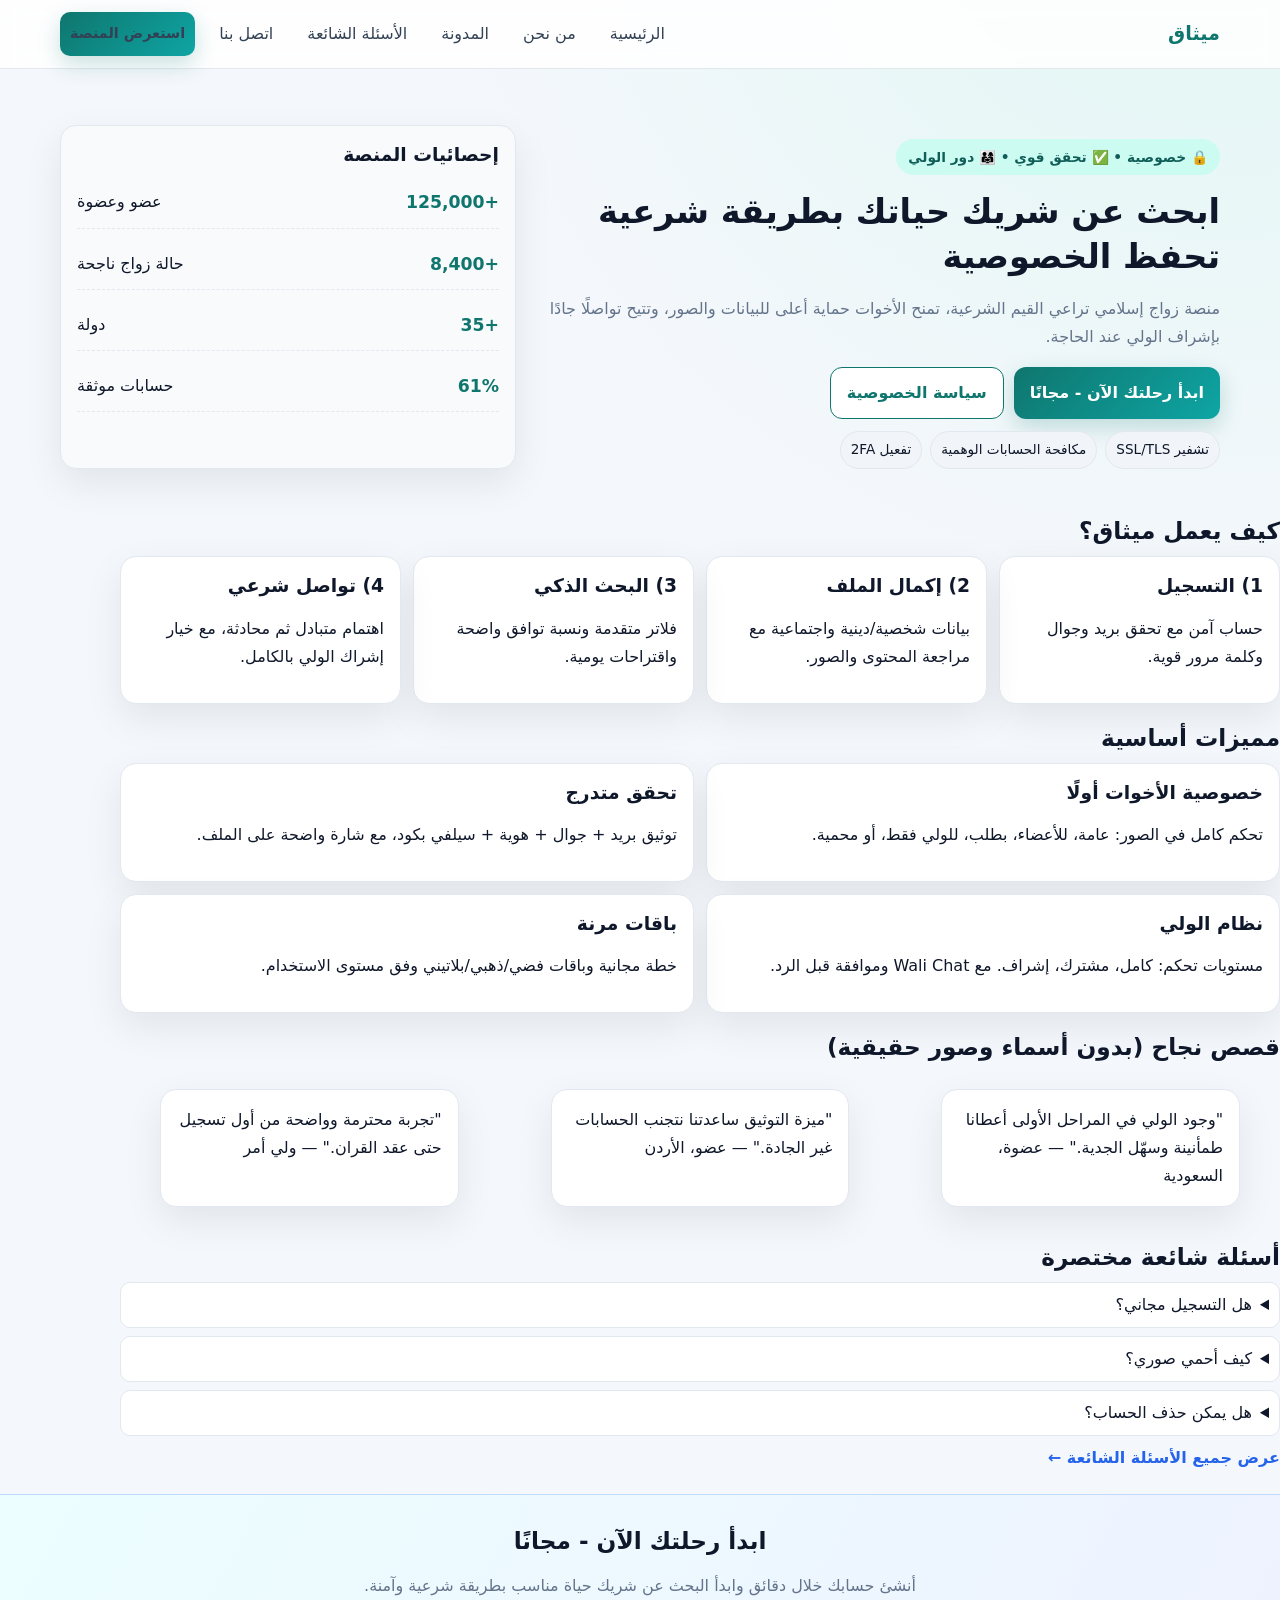
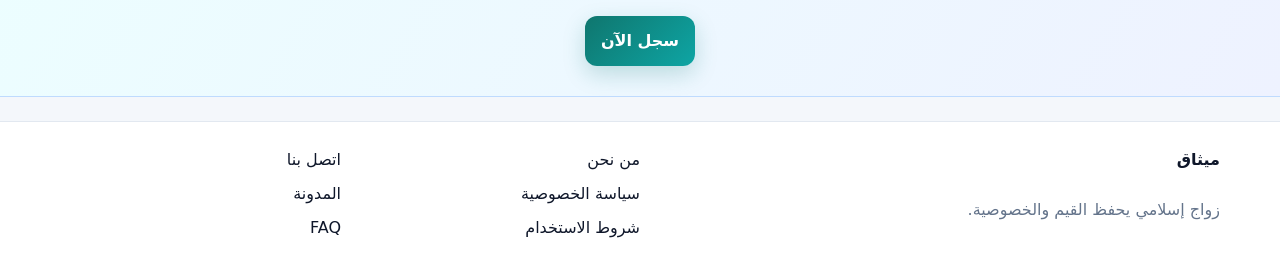
<file: index.html>
<!doctype html>
<html lang="ar" dir="rtl">
<head>
  <meta charset="UTF-8" />
  <meta name="viewport" content="width=device-width, initial-scale=1.0" />
  <title>ميثاق | زواج إسلامي شرعي وآمن</title>
  <link rel="stylesheet" href="styles.css" />
</head>
<body>
<header class="site-header">
  <div class="container nav">
    <a class="logo" href="index.html">ميثاق</a>
    <nav>
      <a href="index.html">الرئيسية</a>
      <a href="about.html">من نحن</a>
      <a href="blog.html">المدونة</a>
      <a href="faq.html">الأسئلة الشائعة</a>
      <a href="contact.html">اتصل بنا</a>
      <a href="app.html" class="btn btn-small">استعرض المنصة</a>
    </nav>
  </div>
</header>

<main>
  <section class="hero">
    <div class="container grid-2">
      <div>
        <p class="badge">🔒 خصوصية • ✅ تحقق قوي • 👨‍👩‍👧 دور الولي</p>
        <h1>ابحث عن شريك حياتك بطريقة شرعية تحفظ الخصوصية</h1>
        <p class="muted">منصة زواج إسلامي تراعي القيم الشرعية، تمنح الأخوات حماية أعلى للبيانات والصور، وتتيح تواصلًا جادًا بإشراف الولي عند الحاجة.</p>
        <div class="actions">
          <a class="btn" href="app.html#registration">ابدأ رحلتك الآن - مجانًا</a>
          <a class="btn btn-outline" href="privacy.html">سياسة الخصوصية</a>
        </div>
        <div class="pill-row" style="margin-top:12px">
          <span class="pill">تشفير SSL/TLS</span>
          <span class="pill">مكافحة الحسابات الوهمية</span>
          <span class="pill">تفعيل 2FA</span>
        </div>
      </div>

      <div class="card soft">
        <h3>إحصائيات المنصة</h3>
        <ul class="stats">
          <li><strong>+125,000</strong><span>عضو وعضوة</span></li>
          <li><strong>+8,400</strong><span>حالة زواج ناجحة</span></li>
          <li><strong>+35</strong><span>دولة</span></li>
          <li><strong>61%</strong><span>حسابات موثقة</span></li>
        </ul>
      </div>
    </div>
  </section>

  <section class="container section">
    <h2>كيف يعمل ميثاق؟</h2>
    <div class="steps">
      <article class="card"><h3>1) التسجيل</h3><p>حساب آمن مع تحقق بريد وجوال وكلمة مرور قوية.</p></article>
      <article class="card"><h3>2) إكمال الملف</h3><p>بيانات شخصية/دينية واجتماعية مع مراجعة المحتوى والصور.</p></article>
      <article class="card"><h3>3) البحث الذكي</h3><p>فلاتر متقدمة ونسبة توافق واضحة واقتراحات يومية.</p></article>
      <article class="card"><h3>4) تواصل شرعي</h3><p>اهتمام متبادل ثم محادثة، مع خيار إشراك الولي بالكامل.</p></article>
    </div>
  </section>

  <section class="container section">
    <h2>مميزات أساسية</h2>
    <div class="features cols-2">
      <article class="card"><h3>خصوصية الأخوات أولًا</h3><p>تحكم كامل في الصور: عامة، للأعضاء، بطلب، للولي فقط، أو محمية.</p></article>
      <article class="card"><h3>تحقق متدرج</h3><p>توثيق بريد + جوال + هوية + سيلفي بكود، مع شارة واضحة على الملف.</p></article>
      <article class="card"><h3>نظام الولي</h3><p>مستويات تحكم: كامل، مشترك، إشراف. مع Wali Chat وموافقة قبل الرد.</p></article>
      <article class="card"><h3>باقات مرنة</h3><p>خطة مجانية وباقات فضي/ذهبي/بلاتيني وفق مستوى الاستخدام.</p></article>
    </div>
  </section>

  <section class="container section">
    <h2>قصص نجاح (بدون أسماء وصور حقيقية)</h2>
    <div class="testimonials cols-3">
      <blockquote class="card">"وجود الولي في المراحل الأولى أعطانا طمأنينة وسهّل الجدية." <span>— عضوة، السعودية</span></blockquote>
      <blockquote class="card">"ميزة التوثيق ساعدتنا نتجنب الحسابات غير الجادة." <span>— عضو، الأردن</span></blockquote>
      <blockquote class="card">"تجربة محترمة وواضحة من أول تسجيل حتى عقد القران." <span>— ولي أمر</span></blockquote>
    </div>
  </section>

  <section class="container section faq-home">
    <h2>أسئلة شائعة مختصرة</h2>
    <details><summary>هل التسجيل مجاني؟</summary><p>نعم، التسجيل مجاني مع مزايا أساسية، ويمكن الترقية لاحقًا.</p></details>
    <details><summary>كيف أحمي صوري؟</summary><p>عبر إعدادات الخصوصية يمكنك تحديد من يرى الصور وبأي شرط.</p></details>
    <details><summary>هل يمكن حذف الحساب؟</summary><p>نعم، مع دعم حقوق الوصول والتعديل والحذف وفق سياسات الخصوصية.</p></details>
    <a href="faq.html" class="link">عرض جميع الأسئلة الشائعة ←</a>
  </section>

  <section class="cta">
    <div class="container center">
      <h2>ابدأ رحلتك الآن - مجانًا</h2>
      <p class="muted">أنشئ حسابك خلال دقائق وابدأ البحث عن شريك حياة مناسب بطريقة شرعية وآمنة.</p>
      <a class="btn" href="app.html#registration">سجل الآن</a>
    </div>
  </section>
</main>

<footer class="site-footer">
  <div class="container footer-grid">
    <div><strong>ميثاق</strong><p class="muted">زواج إسلامي يحفظ القيم والخصوصية.</p></div>
    <div>
      <a href="about.html">من نحن</a>
      <a href="privacy.html">سياسة الخصوصية</a>
      <a href="terms.html">شروط الاستخدام</a>
    </div>
    <div>
      <a href="contact.html">اتصل بنا</a>
      <a href="blog.html">المدونة</a>
      <a href="faq.html">FAQ</a>
    </div>
  </div>
</footer>
</body>
</html>
</file>
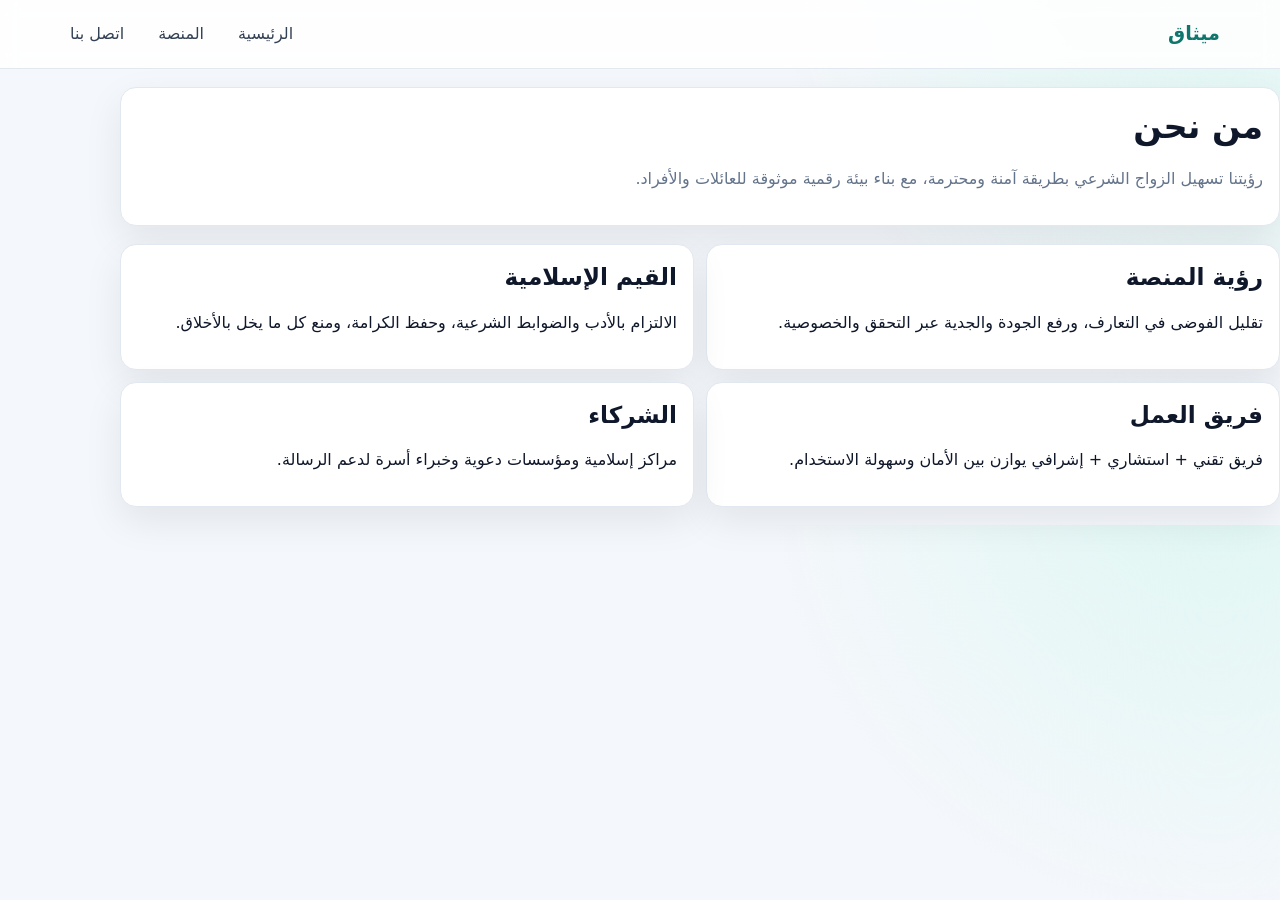
<file: about.html>
<!doctype html>
<html lang="ar" dir="rtl">
<head><meta charset="UTF-8"><meta name="viewport" content="width=device-width, initial-scale=1"><title>من نحن | ميثاق</title><link rel="stylesheet" href="styles.css"></head>
<body>
<header class="site-header"><div class="container nav"><a class="logo" href="index.html">ميثاق</a><nav><a href="index.html">الرئيسية</a><a href="app.html">المنصة</a><a href="contact.html">اتصل بنا</a></nav></div></header>
<main class="container section">
  <section class="card"><h1>من نحن</h1><p class="muted">رؤيتنا تسهيل الزواج الشرعي بطريقة آمنة ومحترمة، مع بناء بيئة رقمية موثوقة للعائلات والأفراد.</p></section>
  <section class="steps cols-2 section">
    <article class="card"><h2>رؤية المنصة</h2><p>تقليل الفوضى في التعارف، ورفع الجودة والجدية عبر التحقق والخصوصية.</p></article>
    <article class="card"><h2>القيم الإسلامية</h2><p>الالتزام بالأدب والضوابط الشرعية، وحفظ الكرامة، ومنع كل ما يخل بالأخلاق.</p></article>
    <article class="card"><h2>فريق العمل</h2><p>فريق تقني + استشاري + إشرافي يوازن بين الأمان وسهولة الاستخدام.</p></article>
    <article class="card"><h2>الشركاء</h2><p>مراكز إسلامية ومؤسسات دعوية وخبراء أسرة لدعم الرسالة.</p></article>
  </section>
</main>
</body>
</html>
</file>
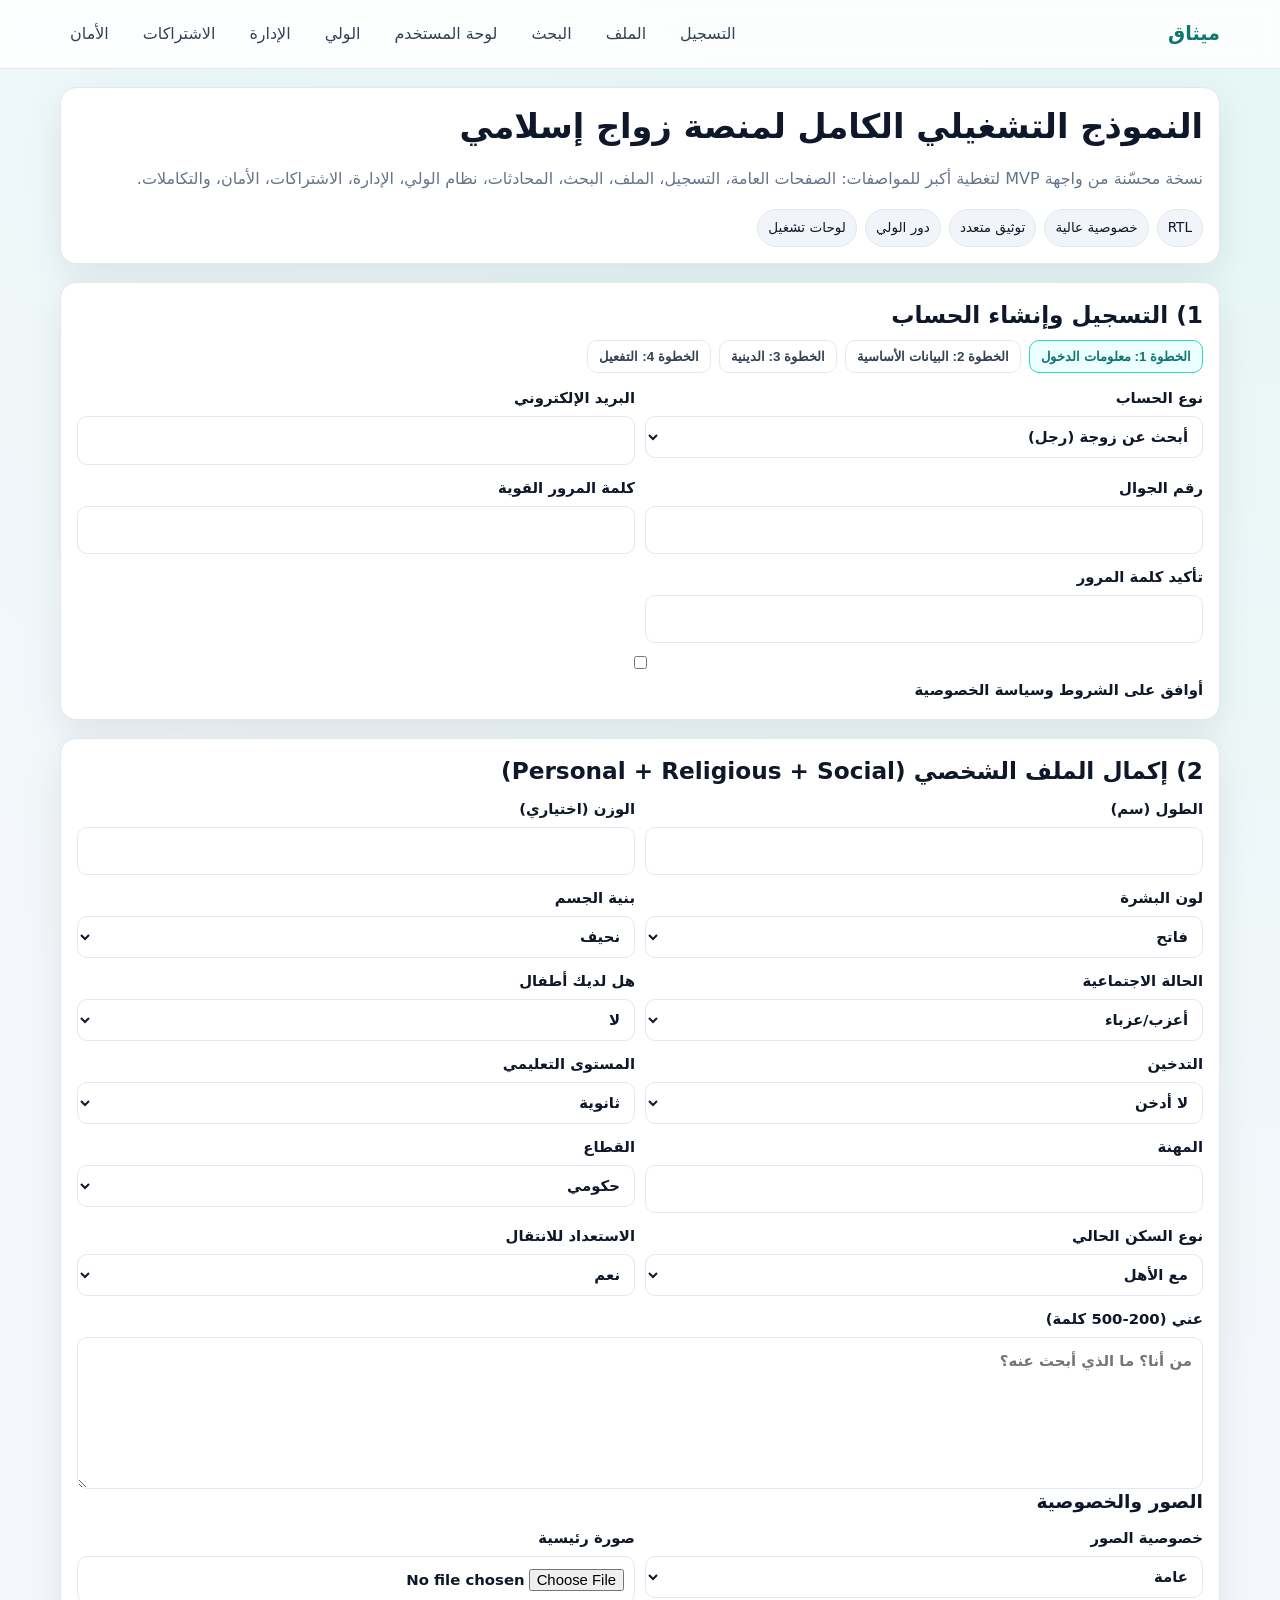
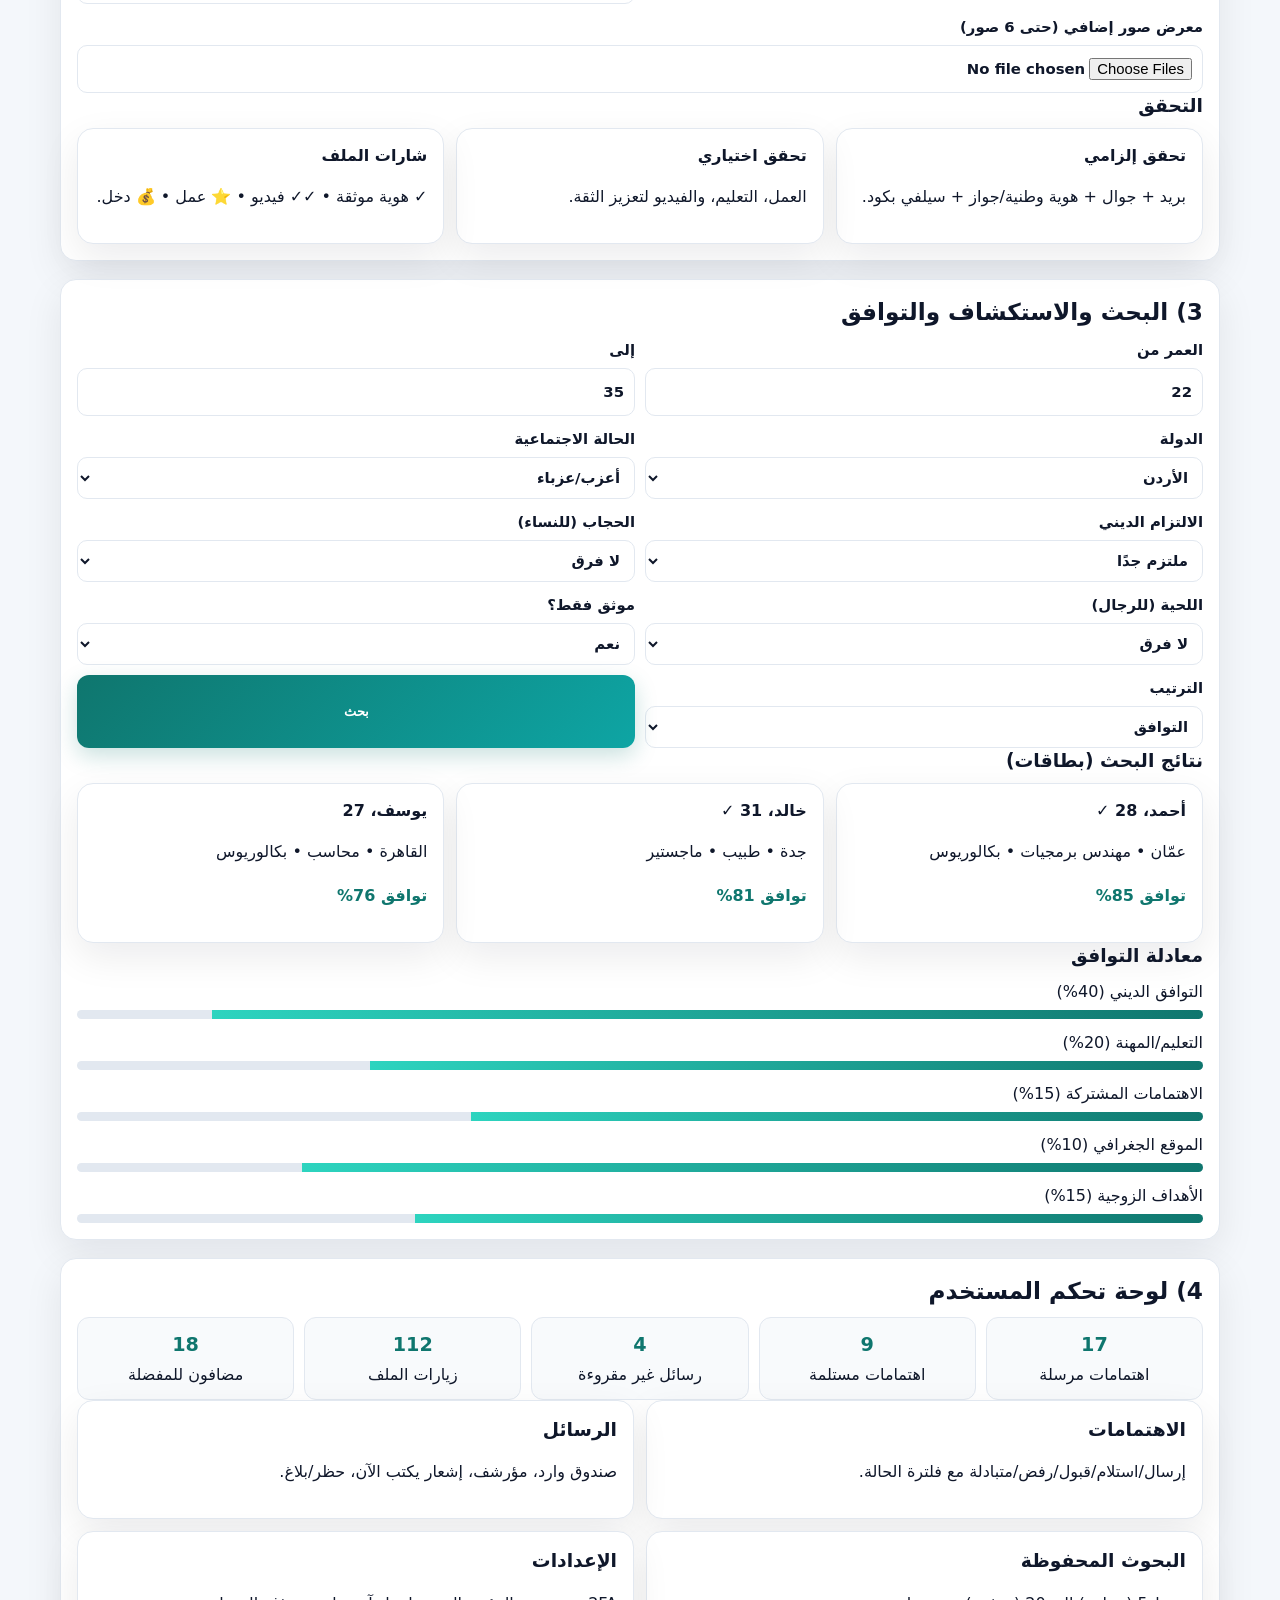
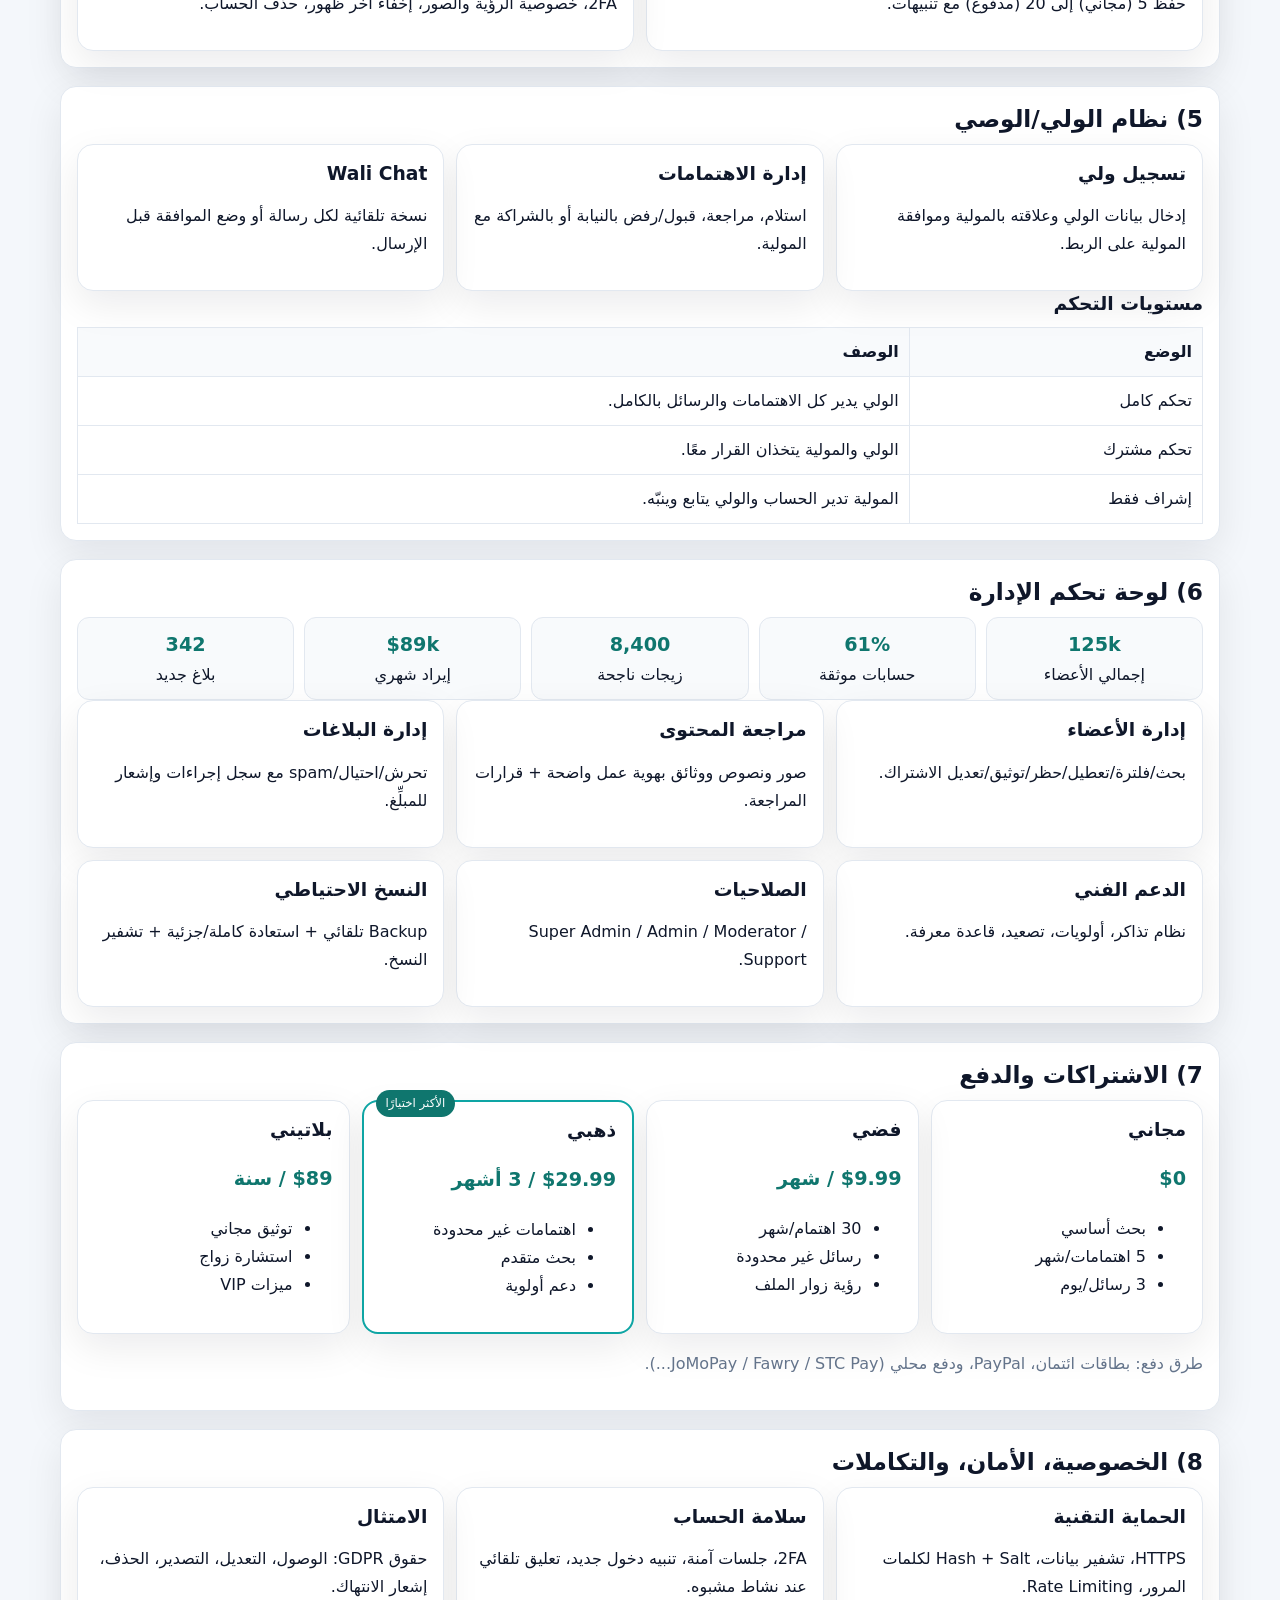
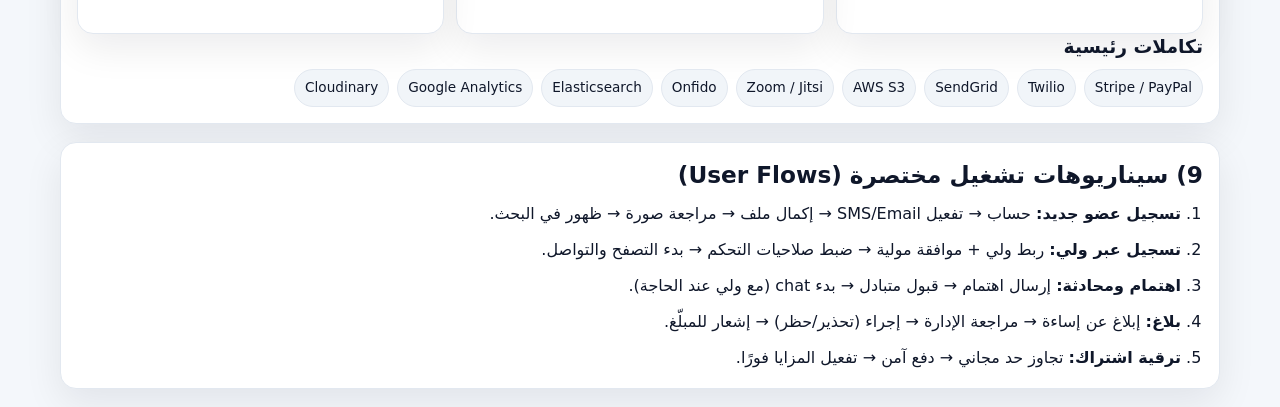
<file: app.html>
<!doctype html>
<html lang="ar" dir="rtl">
<head>
  <meta charset="UTF-8">
  <meta name="viewport" content="width=device-width, initial-scale=1">
  <title>منصة ميثاق - نموذج تشغيلي متكامل</title>
  <link rel="stylesheet" href="styles.css">
</head>
<body>
<header class="site-header">
  <div class="container nav">
    <a class="logo" href="index.html">ميثاق</a>
    <nav>
      <a href="#registration">التسجيل</a>
      <a href="#profile">الملف</a>
      <a href="#search">البحث</a>
      <a href="#dashboard">لوحة المستخدم</a>
      <a href="#guardian">الولي</a>
      <a href="#admin">الإدارة</a>
      <a href="#subscriptions">الاشتراكات</a>
      <a href="#security">الأمان</a>
    </nav>
  </div>
</header>

<main class="container">
  <section class="section intro-card card">
    <h1>النموذج التشغيلي الكامل لمنصة زواج إسلامي</h1>
    <p class="muted">نسخة محسّنة من واجهة MVP لتغطية أكبر للمواصفات: الصفحات العامة، التسجيل، الملف، البحث، المحادثات، نظام الولي، الإدارة، الاشتراكات، الأمان، والتكاملات.</p>
    <div class="pill-row">
      <span class="pill">RTL</span>
      <span class="pill">خصوصية عالية</span>
      <span class="pill">توثيق متعدد</span>
      <span class="pill">دور الولي</span>
      <span class="pill">لوحات تشغيل</span>
    </div>
  </section>

  <section id="registration" class="card section">
    <h2>1) التسجيل وإنشاء الحساب</h2>
    <div class="tabs" role="tablist" aria-label="خطوات التسجيل">
      <button class="tab active" data-tab="register-basic" role="tab" aria-selected="true">الخطوة 1: معلومات الدخول</button>
      <button class="tab" data-tab="register-identity" role="tab" aria-selected="false">الخطوة 2: البيانات الأساسية</button>
      <button class="tab" data-tab="register-religion" role="tab" aria-selected="false">الخطوة 3: الدينية</button>
      <button class="tab" data-tab="register-verify" role="tab" aria-selected="false">الخطوة 4: التفعيل</button>
    </div>

    <div class="tab-content active" id="register-basic">
      <div class="form-grid">
        <label>نوع الحساب<select><option>أبحث عن زوجة (رجل)</option><option>أبحث عن زوج (امرأة)</option><option>ولي أمر</option><option>وسيط/خاطبة</option></select></label>
        <label>البريد الإلكتروني<input type="email"></label>
        <label>رقم الجوال<input type="tel"></label>
        <label>كلمة المرور القوية<input type="password"></label>
        <label>تأكيد كلمة المرور<input type="password"></label>
        <label class="span-2"><input type="checkbox"> أوافق على الشروط وسياسة الخصوصية</label>
      </div>
    </div>

    <div class="tab-content" id="register-identity">
      <div class="form-grid">
        <label>الاسم الأول (للظهور)<input type="text"></label>
        <label>الاسم الكامل (للتحقق فقط)<input type="text"></label>
        <label>الجنس<select><option>ذكر</option><option>أنثى</option></select></label>
        <label>تاريخ الميلاد<input type="date"></label>
        <label>الجنسية<input type="text"></label>
        <label>الدولة<input type="text"></label>
        <label>المدينة<input type="text"></label>
      </div>
    </div>

    <div class="tab-content" id="register-religion">
      <div class="form-grid">
        <label>المذهب<select><option>سني</option><option>شيعي</option><option>أخرى</option></select></label>
        <label>الالتزام الديني<select><option>ملتزم جدًا</option><option>ملتزم</option><option>متوسط</option><option>قليل الالتزام</option></select></label>
        <label>الصلاة<select><option>أصلي الخمس</option><option>أحيانًا</option><option>لا أصلي</option></select></label>
        <label>حفظ القرآن<select><option>حافظ كامل</option><option>أجزاء</option><option>لا</option></select></label>
        <label>اللحية (للرجال)<select><option>نعم</option><option>لا</option><option>أخطط</option></select></label>
        <label>الحجاب (للنساء)<select><option>نقاب</option><option>حجاب كامل</option><option>حجاب عادي</option><option>لا</option></select></label>
      </div>
    </div>

    <div class="tab-content" id="register-verify">
      <ul>
        <li>تفعيل البريد الإلكتروني عبر رابط آمن.</li>
        <li>تفعيل الجوال بكود 6 أرقام مع إعادة الإرسال.</li>
        <li>رسالة ترحيب بعد نجاح التفعيل.</li>
        <li>تسجيل سريع عبر Google/Apple (اختياري) مع استكمال الملف لاحقًا.</li>
      </ul>
      <button class="btn">إنشاء الحساب</button>
    </div>
  </section>

  <section id="profile" class="card section">
    <h2>2) إكمال الملف الشخصي (Personal + Religious + Social)</h2>
    <div class="form-grid">
      <label>الطول (سم)<input type="number"></label>
      <label>الوزن (اختياري)<input type="number"></label>
      <label>لون البشرة<select><option>فاتح</option><option>حنطي</option><option>سمراء</option><option>داكن</option></select></label>
      <label>بنية الجسم<select><option>نحيف</option><option>متوسط</option><option>رياضي</option><option>ممتلئ</option></select></label>
      <label>الحالة الاجتماعية<select><option>أعزب/عزباء</option><option>مطلق/ة</option><option>أرمل/ة</option></select></label>
      <label>هل لديك أطفال<select><option>لا</option><option>نعم</option></select></label>
      <label>التدخين<select><option>لا أدخن</option><option>أحيانًا</option><option>مدخن</option></select></label>
      <label>المستوى التعليمي<select><option>ثانوية</option><option>دبلوم</option><option>بكالوريوس</option><option>ماجستير</option><option>دكتوراه</option></select></label>
      <label>المهنة<input type="text"></label>
      <label>القطاع<select><option>حكومي</option><option>خاص</option><option>عسكري</option><option>حر</option><option>طالب</option><option>لا أعمل</option></select></label>
      <label>نوع السكن الحالي<select><option>مع الأهل</option><option>مستقل</option><option>مشترك</option></select></label>
      <label>الاستعداد للانتقال<select><option>نعم</option><option>لا</option><option>في نفس البلد</option><option>في أي مكان</option></select></label>
      <label class="span-2">عني (200-500 كلمة)<textarea rows="5" placeholder="من أنا؟ ما الذي أبحث عنه؟"></textarea></label>
    </div>

    <h3>الصور والخصوصية</h3>
    <div class="form-grid">
      <label>خصوصية الصور<select><option>عامة</option><option>للأعضاء المسجلين فقط</option><option>بطلب</option><option>للولي فقط</option><option>محمية بكلمة سر</option></select></label>
      <label>صورة رئيسية<input type="file"></label>
      <label class="span-2">معرض صور إضافي (حتى 6 صور)<input type="file" multiple></label>
    </div>

    <h3>التحقق</h3>
    <div class="steps cols-3">
      <article class="card"><h4>تحقق إلزامي</h4><p>بريد + جوال + هوية وطنية/جواز + سيلفي بكود.</p></article>
      <article class="card"><h4>تحقق اختياري</h4><p>العمل، التعليم، والفيديو لتعزيز الثقة.</p></article>
      <article class="card"><h4>شارات الملف</h4><p>✓ هوية موثقة • ✓✓ فيديو • ⭐ عمل • 💰 دخل.</p></article>
    </div>
  </section>

  <section id="search" class="card section">
    <h2>3) البحث والاستكشاف والتوافق</h2>
    <div class="form-grid">
      <label>العمر من<input type="number" value="22"></label>
      <label>إلى<input type="number" value="35"></label>
      <label>الدولة<select><option>الأردن</option><option>السعودية</option><option>مصر</option><option>المغرب</option></select></label>
      <label>الحالة الاجتماعية<select><option>أعزب/عزباء</option><option>مطلق/ة</option><option>أرمل/ة</option></select></label>
      <label>الالتزام الديني<select><option>ملتزم جدًا</option><option>ملتزم</option><option>متوسط</option></select></label>
      <label>الحجاب (للنساء)<select><option>لا فرق</option><option>نقاب</option><option>حجاب كامل</option><option>حجاب</option></select></label>
      <label>اللحية (للرجال)<select><option>لا فرق</option><option>نعم</option><option>لا</option></select></label>
      <label>موثق فقط؟<select><option>نعم</option><option>الكل</option></select></label>
      <label>الترتيب<select><option>التوافق</option><option>الأحدث</option><option>الأنشط</option><option>الأقرب</option></select></label>
      <button class="btn" type="button">بحث</button>
    </div>

    <h3>نتائج البحث (بطاقات)</h3>
    <div class="steps cols-3">
      <article class="card"><h4>أحمد، 28 ✓</h4><p>عمّان • مهندس برمجيات • بكالوريوس</p><p class="match">توافق 85%</p></article>
      <article class="card"><h4>خالد، 31 ✓</h4><p>جدة • طبيب • ماجستير</p><p class="match">توافق 81%</p></article>
      <article class="card"><h4>يوسف، 27</h4><p>القاهرة • محاسب • بكالوريوس</p><p class="match">توافق 76%</p></article>
    </div>

    <h3>معادلة التوافق</h3>
    <div class="progress-grid">
      <div><span>التوافق الديني (40%)</span><div class="progress"><i style="width:88%"></i></div></div>
      <div><span>التعليم/المهنة (20%)</span><div class="progress"><i style="width:74%"></i></div></div>
      <div><span>الاهتمامات المشتركة (15%)</span><div class="progress"><i style="width:65%"></i></div></div>
      <div><span>الموقع الجغرافي (10%)</span><div class="progress"><i style="width:80%"></i></div></div>
      <div><span>الأهداف الزوجية (15%)</span><div class="progress"><i style="width:70%"></i></div></div>
    </div>
  </section>

  <section id="dashboard" class="card section">
    <h2>4) لوحة تحكم المستخدم</h2>
    <div class="kpi-grid">
      <article class="kpi"><strong>17</strong><span>اهتمامات مرسلة</span></article>
      <article class="kpi"><strong>9</strong><span>اهتمامات مستلمة</span></article>
      <article class="kpi"><strong>4</strong><span>رسائل غير مقروءة</span></article>
      <article class="kpi"><strong>112</strong><span>زيارات الملف</span></article>
      <article class="kpi"><strong>18</strong><span>مضافون للمفضلة</span></article>
    </div>
    <div class="steps cols-2">
      <article class="card"><h3>الاهتمامات</h3><p>إرسال/استلام/قبول/رفض/متبادلة مع فلترة الحالة.</p></article>
      <article class="card"><h3>الرسائل</h3><p>صندوق وارد، مؤرشف، إشعار يكتب الآن، حظر/بلاغ.</p></article>
      <article class="card"><h3>البحوث المحفوظة</h3><p>حفظ 5 (مجاني) إلى 20 (مدفوع) مع تنبيهات.</p></article>
      <article class="card"><h3>الإعدادات</h3><p>2FA، خصوصية الرؤية والصور، إخفاء آخر ظهور، حذف الحساب.</p></article>
    </div>
  </section>

  <section id="guardian" class="card section">
    <h2>5) نظام الولي/الوصي</h2>
    <div class="steps cols-3">
      <article class="card"><h3>تسجيل ولي</h3><p>إدخال بيانات الولي وعلاقته بالمولية وموافقة المولية على الربط.</p></article>
      <article class="card"><h3>إدارة الاهتمامات</h3><p>استلام، مراجعة، قبول/رفض بالنيابة أو بالشراكة مع المولية.</p></article>
      <article class="card"><h3>Wali Chat</h3><p>نسخة تلقائية لكل رسالة أو وضع الموافقة قبل الإرسال.</p></article>
    </div>
    <h3>مستويات التحكم</h3>
    <table class="table">
      <thead><tr><th>الوضع</th><th>الوصف</th></tr></thead>
      <tbody>
        <tr><td>تحكم كامل</td><td>الولي يدير كل الاهتمامات والرسائل بالكامل.</td></tr>
        <tr><td>تحكم مشترك</td><td>الولي والمولية يتخذان القرار معًا.</td></tr>
        <tr><td>إشراف فقط</td><td>المولية تدير الحساب والولي يتابع وينبّه.</td></tr>
      </tbody>
    </table>
  </section>

  <section id="admin" class="card section">
    <h2>6) لوحة تحكم الإدارة</h2>
    <div class="kpi-grid">
      <article class="kpi"><strong>125k</strong><span>إجمالي الأعضاء</span></article>
      <article class="kpi"><strong>61%</strong><span>حسابات موثقة</span></article>
      <article class="kpi"><strong>8,400</strong><span>زيجات ناجحة</span></article>
      <article class="kpi"><strong>$89k</strong><span>إيراد شهري</span></article>
      <article class="kpi"><strong>342</strong><span>بلاغ جديد</span></article>
    </div>
    <div class="steps cols-3">
      <article class="card"><h3>إدارة الأعضاء</h3><p>بحث/فلترة/تعطيل/حظر/توثيق/تعديل الاشتراك.</p></article>
      <article class="card"><h3>مراجعة المحتوى</h3><p>صور ونصوص ووثائق بهوية عمل واضحة + قرارات المراجعة.</p></article>
      <article class="card"><h3>إدارة البلاغات</h3><p>تحرش/احتيال/spam مع سجل إجراءات وإشعار للمبلِّغ.</p></article>
      <article class="card"><h3>الدعم الفني</h3><p>نظام تذاكر، أولويات، تصعيد، قاعدة معرفة.</p></article>
      <article class="card"><h3>الصلاحيات</h3><p>Super Admin / Admin / Moderator / Support.</p></article>
      <article class="card"><h3>النسخ الاحتياطي</h3><p>Backup تلقائي + استعادة كاملة/جزئية + تشفير النسخ.</p></article>
    </div>
  </section>

  <section id="subscriptions" class="card section">
    <h2>7) الاشتراكات والدفع</h2>
    <div class="pricing-grid">
      <article class="card"><h3>مجاني</h3><p class="price">$0</p><ul><li>بحث أساسي</li><li>5 اهتمامات/شهر</li><li>3 رسائل/يوم</li></ul></article>
      <article class="card"><h3>فضي</h3><p class="price">$9.99 / شهر</p><ul><li>30 اهتمام/شهر</li><li>رسائل غير محدودة</li><li>رؤية زوار الملف</li></ul></article>
      <article class="card featured"><h3>ذهبي</h3><p class="price">$29.99 / 3 أشهر</p><ul><li>اهتمامات غير محدودة</li><li>بحث متقدم</li><li>دعم أولوية</li></ul></article>
      <article class="card"><h3>بلاتيني</h3><p class="price">$89 / سنة</p><ul><li>توثيق مجاني</li><li>استشارة زواج</li><li>ميزات VIP</li></ul></article>
    </div>
    <p class="muted">طرق دفع: بطاقات ائتمان، PayPal، ودفع محلي (JoMoPay / Fawry / STC Pay...).</p>
  </section>

  <section id="security" class="card section">
    <h2>8) الخصوصية، الأمان، والتكاملات</h2>
    <div class="steps cols-3">
      <article class="card"><h3>الحماية التقنية</h3><p>HTTPS، تشفير بيانات، Hash + Salt لكلمات المرور، Rate Limiting.</p></article>
      <article class="card"><h3>سلامة الحساب</h3><p>2FA، جلسات آمنة، تنبيه دخول جديد، تعليق تلقائي عند نشاط مشبوه.</p></article>
      <article class="card"><h3>الامتثال</h3><p>حقوق GDPR: الوصول، التعديل، التصدير، الحذف، إشعار الانتهاك.</p></article>
    </div>
    <h3>تكاملات رئيسية</h3>
    <div class="pill-row">
      <span class="pill">Stripe / PayPal</span><span class="pill">Twilio</span><span class="pill">SendGrid</span>
      <span class="pill">AWS S3</span><span class="pill">Zoom / Jitsi</span><span class="pill">Onfido</span>
      <span class="pill">Elasticsearch</span><span class="pill">Google Analytics</span><span class="pill">Cloudinary</span>
    </div>
  </section>

  <section class="card section">
    <h2>9) سيناريوهات تشغيل مختصرة (User Flows)</h2>
    <ol class="timeline">
      <li><strong>تسجيل عضو جديد:</strong> حساب → تفعيل SMS/Email → إكمال ملف → مراجعة صورة → ظهور في البحث.</li>
      <li><strong>تسجيل عبر ولي:</strong> ربط ولي + موافقة مولية → ضبط صلاحيات التحكم → بدء التصفح والتواصل.</li>
      <li><strong>اهتمام ومحادثة:</strong> إرسال اهتمام → قبول متبادل → بدء chat (مع ولي عند الحاجة).</li>
      <li><strong>بلاغ:</strong> إبلاغ عن إساءة → مراجعة الإدارة → إجراء (تحذير/حظر) → إشعار للمبلّغ.</li>
      <li><strong>ترقية اشتراك:</strong> تجاوز حد مجاني → دفع آمن → تفعيل المزايا فورًا.</li>
    </ol>
  </section>
</main>

<script src="app.js"></script>
</body>
</html>
</file>
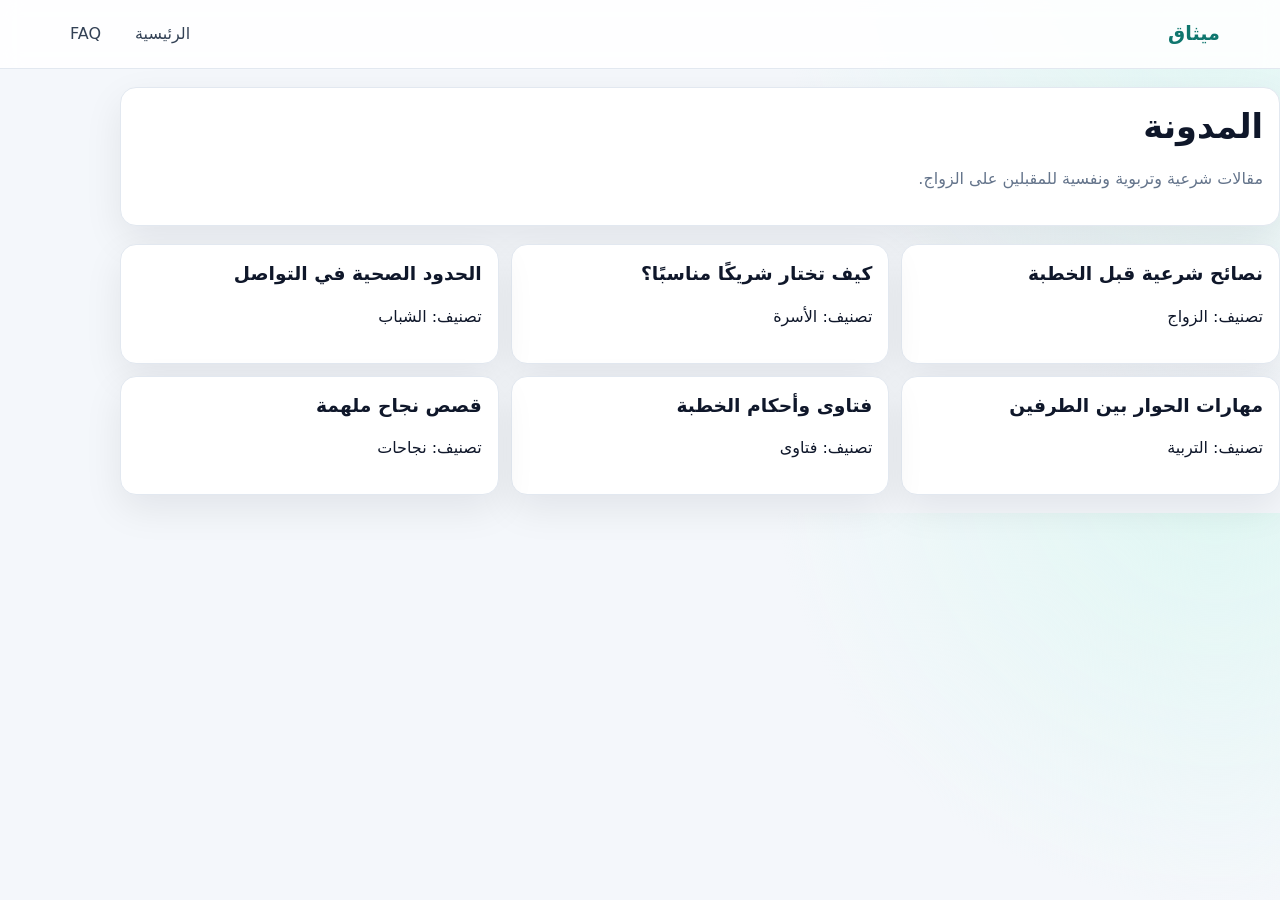
<file: blog.html>
<!doctype html>
<html lang="ar" dir="rtl">
<head><meta charset="UTF-8"><meta name="viewport" content="width=device-width, initial-scale=1"><title>المدونة | ميثاق</title><link rel="stylesheet" href="styles.css"></head>
<body>
<header class="site-header"><div class="container nav"><a class="logo" href="index.html">ميثاق</a><nav><a href="index.html">الرئيسية</a><a href="faq.html">FAQ</a></nav></div></header>
<main class="container section">
  <section class="card"><h1>المدونة</h1><p class="muted">مقالات شرعية وتربوية ونفسية للمقبلين على الزواج.</p></section>
  <section class="steps cols-3 section">
    <article class="card"><h3>نصائح شرعية قبل الخطبة</h3><p>تصنيف: الزواج</p></article>
    <article class="card"><h3>كيف تختار شريكًا مناسبًا؟</h3><p>تصنيف: الأسرة</p></article>
    <article class="card"><h3>الحدود الصحية في التواصل</h3><p>تصنيف: الشباب</p></article>
    <article class="card"><h3>مهارات الحوار بين الطرفين</h3><p>تصنيف: التربية</p></article>
    <article class="card"><h3>فتاوى وأحكام الخطبة</h3><p>تصنيف: فتاوى</p></article>
    <article class="card"><h3>قصص نجاح ملهمة</h3><p>تصنيف: نجاحات</p></article>
  </section>
</main>
</body>
</html>
</file>
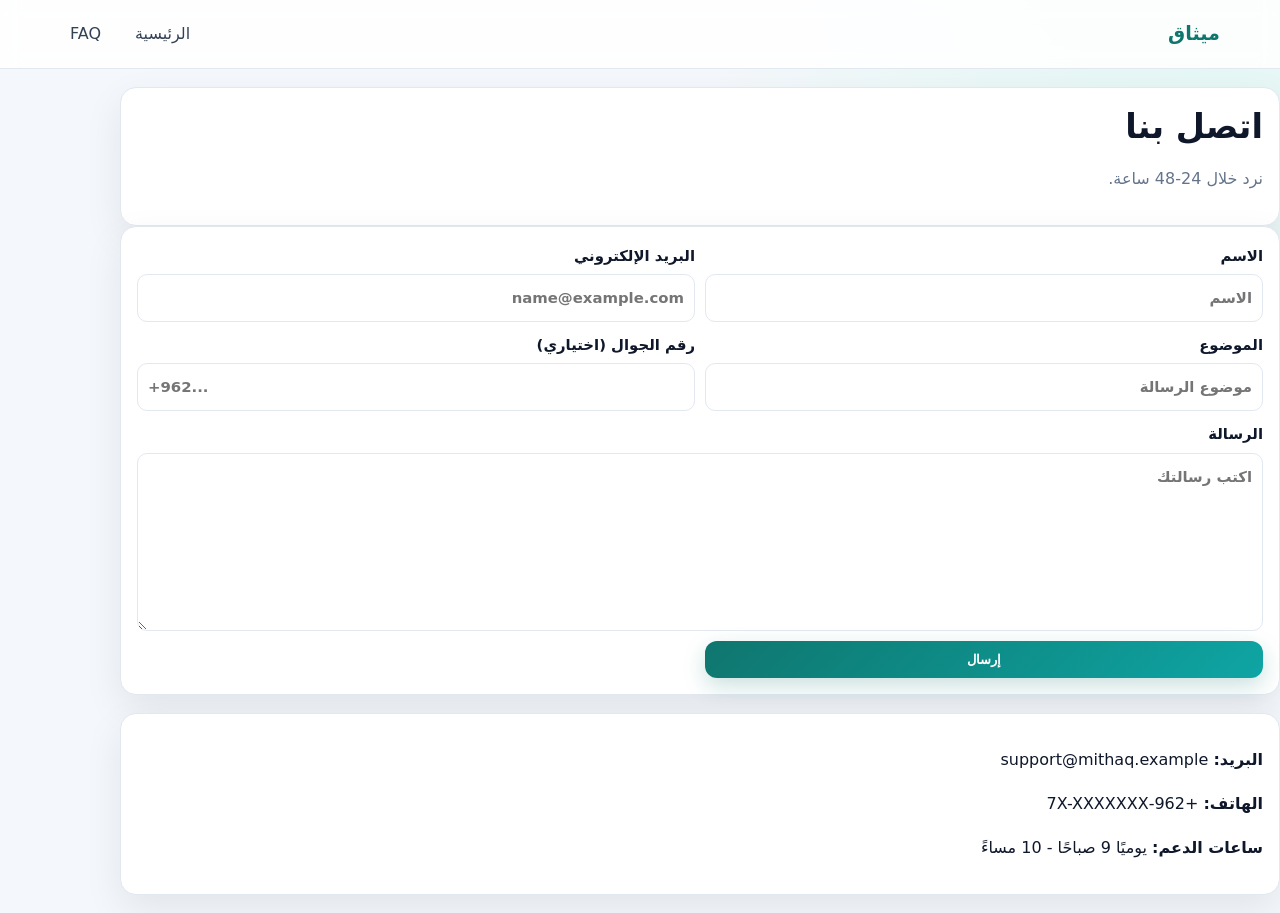
<file: contact.html>
<!doctype html>
<html lang="ar" dir="rtl">
<head><meta charset="UTF-8"><meta name="viewport" content="width=device-width, initial-scale=1"><title>اتصل بنا | ميثاق</title><link rel="stylesheet" href="styles.css"></head>
<body>
<header class="site-header"><div class="container nav"><a class="logo" href="index.html">ميثاق</a><nav><a href="index.html">الرئيسية</a><a href="faq.html">FAQ</a></nav></div></header>
<main class="container section">
  <section class="card"><h1>اتصل بنا</h1><p class="muted">نرد خلال 24-48 ساعة.</p></section>
  <form class="card form-grid">
    <label>الاسم<input type="text" placeholder="الاسم"></label>
    <label>البريد الإلكتروني<input type="email" placeholder="name@example.com"></label>
    <label>الموضوع<input type="text" placeholder="موضوع الرسالة"></label>
    <label>رقم الجوال (اختياري)<input type="tel" placeholder="+962..."></label>
    <label class="span-2">الرسالة<textarea rows="6" placeholder="اكتب رسالتك"></textarea></label>
    <button class="btn" type="submit">إرسال</button>
  </form>
  <section class="card section">
    <p><strong>البريد:</strong> support@mithaq.example</p>
    <p><strong>الهاتف:</strong> +962-7X-XXXXXXX</p>
    <p><strong>ساعات الدعم:</strong> يوميًا 9 صباحًا - 10 مساءً</p>
  </section>
</main>
</body>
</html>
</file>
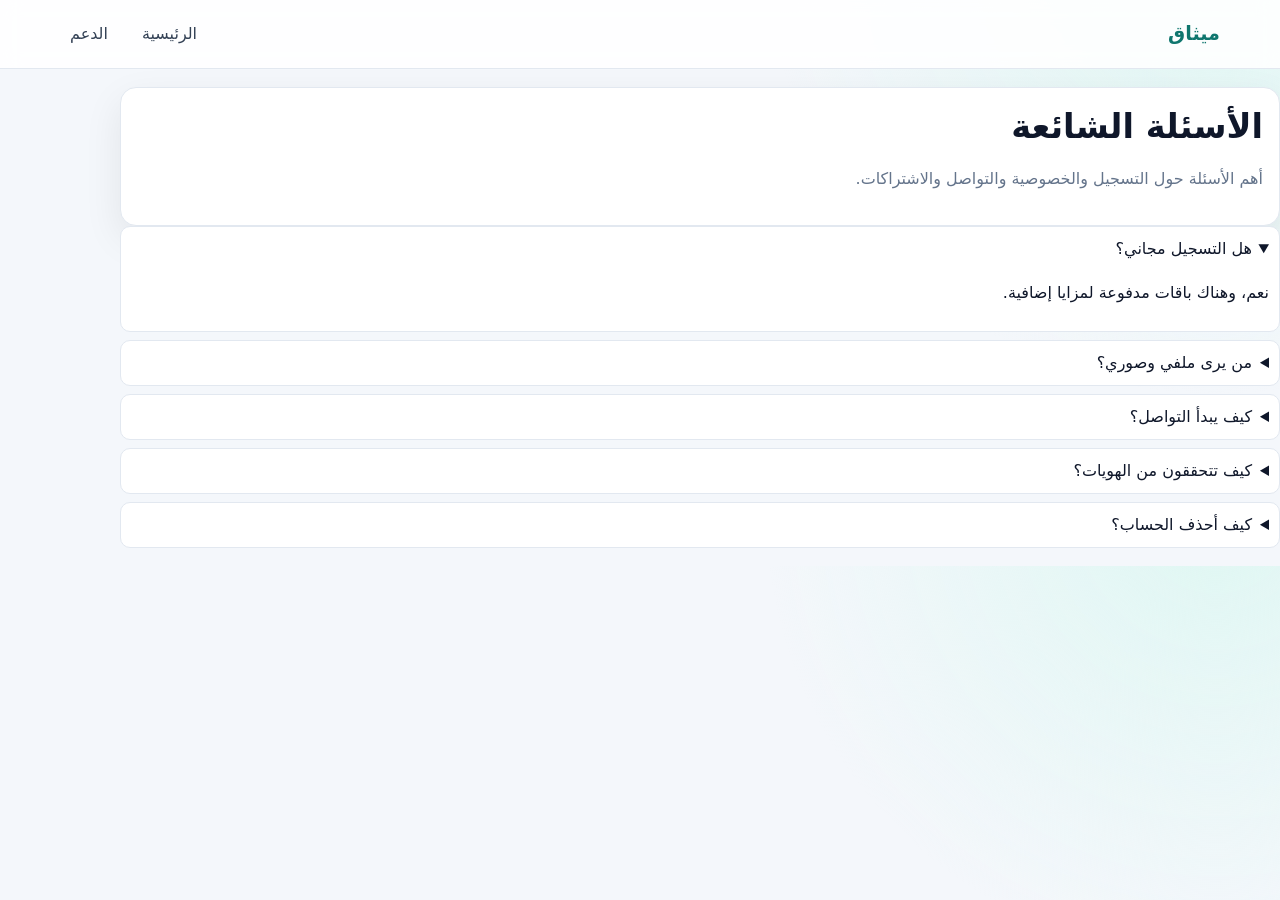
<file: faq.html>
<!doctype html>
<html lang="ar" dir="rtl">
<head><meta charset="UTF-8"><meta name="viewport" content="width=device-width, initial-scale=1"><title>الأسئلة الشائعة | ميثاق</title><link rel="stylesheet" href="styles.css"></head>
<body>
<header class="site-header"><div class="container nav"><a class="logo" href="index.html">ميثاق</a><nav><a href="index.html">الرئيسية</a><a href="contact.html">الدعم</a></nav></div></header>
<main class="container section faq-list">
  <section class="card"><h1>الأسئلة الشائعة</h1><p class="muted">أهم الأسئلة حول التسجيل والخصوصية والتواصل والاشتراكات.</p></section>
  <details open><summary>هل التسجيل مجاني؟</summary><p>نعم، وهناك باقات مدفوعة لمزايا إضافية.</p></details>
  <details><summary>من يرى ملفي وصوري؟</summary><p>بحسب إعداداتك: الجميع، أعضاء فقط، بطلب، أو للولي فقط.</p></details>
  <details><summary>كيف يبدأ التواصل؟</summary><p>يرسل العضو اهتمامًا، وبعد القبول المتبادل يُفتح التواصل.</p></details>
  <details><summary>كيف تتحققون من الهويات؟</summary><p>بريد + SMS + وثيقة هوية + سيلفي بكود وتدقيق.</p></details>
  <details><summary>كيف أحذف الحساب؟</summary><p>من إعدادات الحساب أو عبر التواصل مع الدعم.</p></details>
</main>
</body>
</html>
</file>
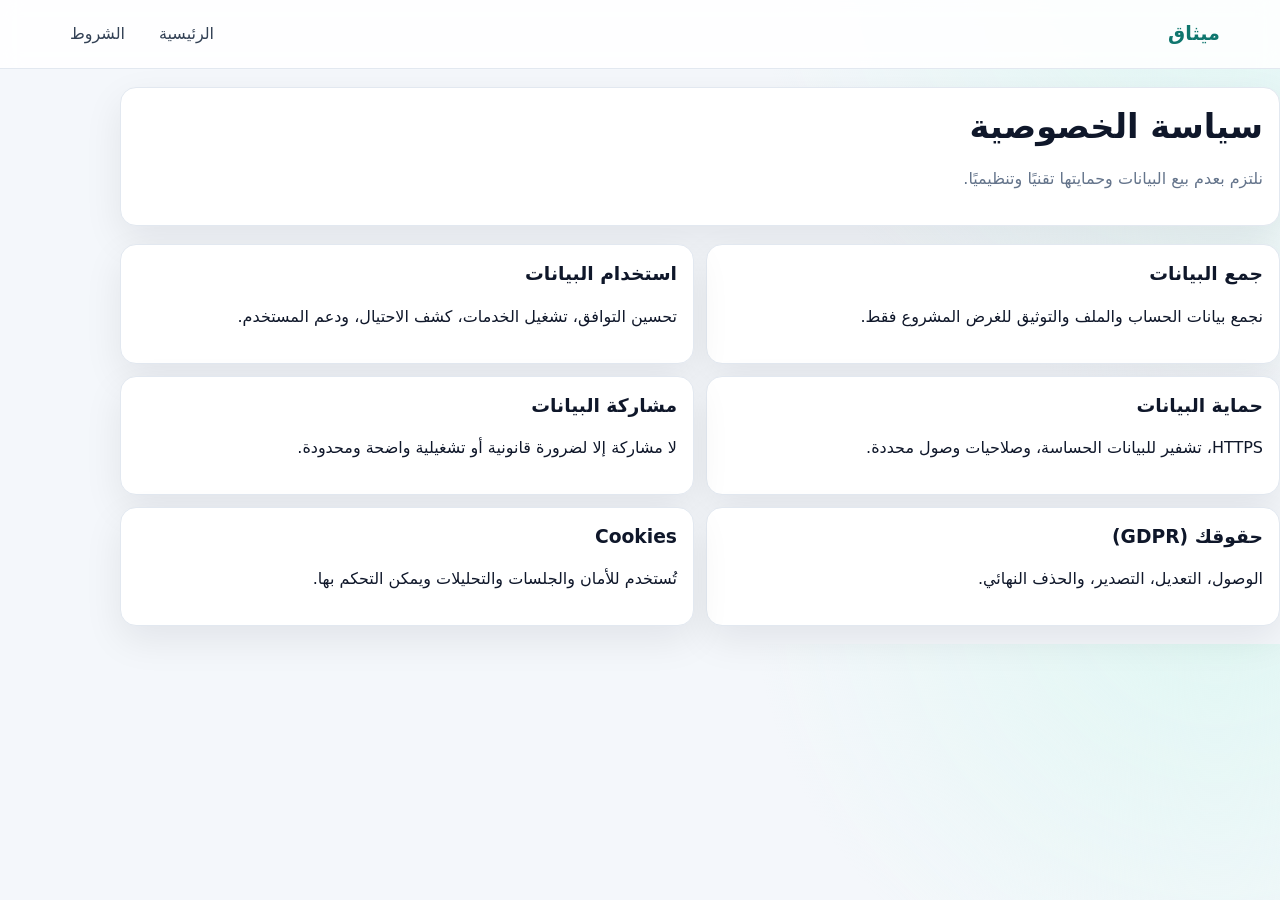
<file: privacy.html>
<!doctype html>
<html lang="ar" dir="rtl">
<head><meta charset="UTF-8"><meta name="viewport" content="width=device-width, initial-scale=1"><title>سياسة الخصوصية | ميثاق</title><link rel="stylesheet" href="styles.css"></head>
<body>
<header class="site-header"><div class="container nav"><a class="logo" href="index.html">ميثاق</a><nav><a href="index.html">الرئيسية</a><a href="terms.html">الشروط</a></nav></div></header>
<main class="container section">
  <section class="card"><h1>سياسة الخصوصية</h1><p class="muted">نلتزم بعدم بيع البيانات وحمايتها تقنيًا وتنظيميًا.</p></section>
  <section class="steps cols-2 section">
    <article class="card"><h3>جمع البيانات</h3><p>نجمع بيانات الحساب والملف والتوثيق للغرض المشروع فقط.</p></article>
    <article class="card"><h3>استخدام البيانات</h3><p>تحسين التوافق، تشغيل الخدمات، كشف الاحتيال، ودعم المستخدم.</p></article>
    <article class="card"><h3>حماية البيانات</h3><p>HTTPS، تشفير للبيانات الحساسة، وصلاحيات وصول محددة.</p></article>
    <article class="card"><h3>مشاركة البيانات</h3><p>لا مشاركة إلا لضرورة قانونية أو تشغيلية واضحة ومحدودة.</p></article>
    <article class="card"><h3>حقوقك (GDPR)</h3><p>الوصول، التعديل، التصدير، والحذف النهائي.</p></article>
    <article class="card"><h3>Cookies</h3><p>تُستخدم للأمان والجلسات والتحليلات ويمكن التحكم بها.</p></article>
  </section>
</main>
</body>
</html>
</file>
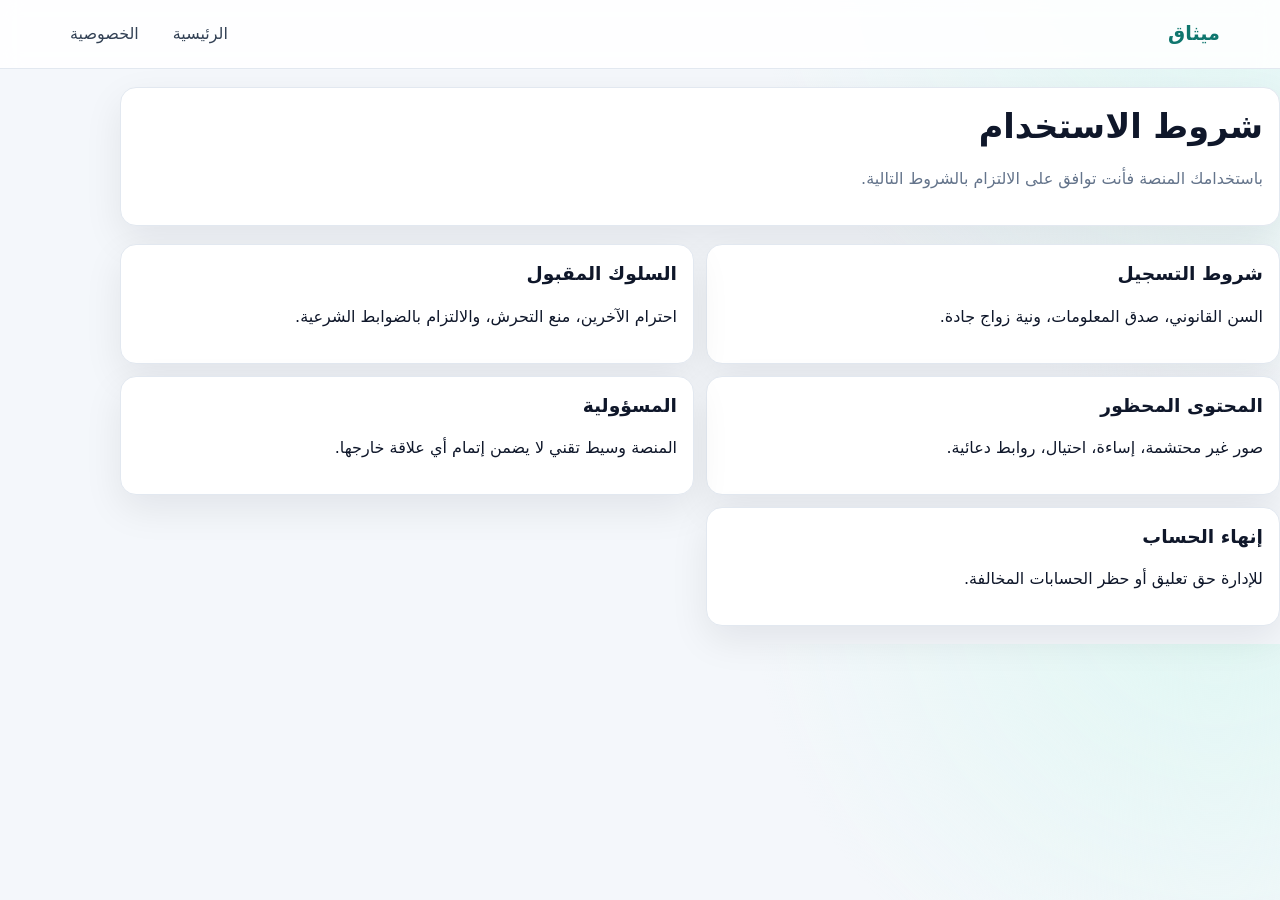
<file: terms.html>
<!doctype html>
<html lang="ar" dir="rtl">
<head><meta charset="UTF-8"><meta name="viewport" content="width=device-width, initial-scale=1"><title>شروط الاستخدام | ميثاق</title><link rel="stylesheet" href="styles.css"></head>
<body>
<header class="site-header"><div class="container nav"><a class="logo" href="index.html">ميثاق</a><nav><a href="index.html">الرئيسية</a><a href="privacy.html">الخصوصية</a></nav></div></header>
<main class="container section">
  <section class="card"><h1>شروط الاستخدام</h1><p class="muted">باستخدامك المنصة فأنت توافق على الالتزام بالشروط التالية.</p></section>
  <section class="steps cols-2 section">
    <article class="card"><h3>شروط التسجيل</h3><p>السن القانوني، صدق المعلومات، ونية زواج جادة.</p></article>
    <article class="card"><h3>السلوك المقبول</h3><p>احترام الآخرين، منع التحرش، والالتزام بالضوابط الشرعية.</p></article>
    <article class="card"><h3>المحتوى المحظور</h3><p>صور غير محتشمة، إساءة، احتيال، روابط دعائية.</p></article>
    <article class="card"><h3>المسؤولية</h3><p>المنصة وسيط تقني لا يضمن إتمام أي علاقة خارجها.</p></article>
    <article class="card"><h3>إنهاء الحساب</h3><p>للإدارة حق تعليق أو حظر الحسابات المخالفة.</p></article>
  </section>
</main>
</body>
</html>
</file>
<file: styles.css>
:root{
  --bg:#f4f7fb;
  --surface:#ffffff;
  --surface-soft:#f8fafc;
  --text:#0f172a;
  --muted:#64748b;
  --primary:#0f766e;
  --primary-2:#0ea5a4;
  --accent:#2563eb;
  --border:#e2e8f0;
  --success:#16a34a;
  --danger:#dc2626;
  --shadow:0 14px 38px rgba(2,8,23,.08);
}
*{box-sizing:border-box}
html{scroll-behavior:smooth}
body{margin:0;font-family:"Tajawal","Cairo",system-ui,sans-serif;background:radial-gradient(circle at 95% -10%, #dff7f3 0%, transparent 33%),var(--bg);color:var(--text);line-height:1.75}
a{text-decoration:none;color:inherit}
img{max-width:100%;display:block}
.container{width:min(1160px,92%);margin-inline:auto}

.site-header{position:sticky;top:0;z-index:50;background:rgba(255,255,255,.88);backdrop-filter:blur(10px);border-bottom:1px solid var(--border)}
.nav{display:flex;justify-content:space-between;align-items:center;gap:14px;padding:12px 0}
.nav nav{display:flex;gap:14px;flex-wrap:wrap}
.nav nav a{padding:8px 10px;border-radius:10px;color:#334155}
.nav nav a:hover{background:#eef2ff;color:#1e3a8a}
.logo{font-weight:900;font-size:1.2rem;color:var(--primary)}

.btn{display:inline-flex;align-items:center;justify-content:center;gap:8px;background:linear-gradient(135deg,var(--primary),var(--primary-2));color:#fff;border:none;border-radius:12px;padding:11px 16px;cursor:pointer;font-weight:700;box-shadow:0 8px 22px rgba(15,118,110,.22)}
.btn:hover{transform:translateY(-1px)}
.btn-outline{background:#fff;color:var(--primary);border:1px solid var(--primary);box-shadow:none}
.btn-soft{background:#e6fffb;color:#0f766e;border:1px solid #99f6e4;box-shadow:none}
.btn-small{padding:7px 12px;font-size:.9rem}
.actions{display:flex;gap:10px;flex-wrap:wrap}

.hero{padding:56px 0 28px}
.grid-2{display:grid;grid-template-columns:1.2fr .8fr;gap:20px}
.badge{display:inline-flex;align-items:center;gap:8px;background:#ccfbf1;color:#115e59;padding:6px 12px;border-radius:999px;font-size:.86rem;font-weight:700}
h1,h2,h3,h4{line-height:1.35;margin:0 0 10px}
h1{font-size:2.1rem}
h2{font-size:1.45rem}
.muted{color:var(--muted)}

.card{background:var(--surface);border:1px solid var(--border);border-radius:16px;padding:16px;box-shadow:var(--shadow)}
.card.soft{background:var(--surface-soft)}
.section{margin:18px 0}

.stats{list-style:none;padding:0;margin:0;display:grid;gap:10px}
.stats li{display:flex;align-items:center;justify-content:space-between;padding:10px 0;border-bottom:1px dashed var(--border)}
.stats strong{font-size:1.08rem;color:var(--primary)}

.steps,.features,.testimonials{display:grid;grid-template-columns:repeat(4,1fr);gap:12px}
.cols-2{grid-template-columns:repeat(2,1fr)}
.cols-3{grid-template-columns:repeat(3,1fr)}

.pill-row{display:flex;flex-wrap:wrap;gap:8px}
.pill{background:#f1f5f9;border:1px solid var(--border);border-radius:999px;padding:6px 10px;font-size:.85rem}

.form-grid{display:grid;grid-template-columns:repeat(2,1fr);gap:10px}
label{display:flex;flex-direction:column;gap:5px;font-weight:600;font-size:.93rem}
input,select,textarea{border:1px solid var(--border);border-radius:10px;padding:10px;background:#fff;font:inherit;color:inherit}
input:focus,select:focus,textarea:focus{outline:2px solid #bfdbfe;border-color:#60a5fa}
.span-2{grid-column:1/-1}

.tabs{display:flex;gap:8px;flex-wrap:wrap;margin:8px 0 12px}
.tab{border:1px solid var(--border);background:#fff;padding:8px 11px;border-radius:10px;cursor:pointer;font-weight:700;color:#334155}
.tab.active{background:#ecfeff;color:#0f766e;border-color:#2dd4bf}
.tab-content{display:none}
.tab-content.active{display:block}

.kpi-grid{display:grid;grid-template-columns:repeat(5,1fr);gap:10px}
.kpi{background:#f8fafc;border:1px solid var(--border);border-radius:12px;padding:10px;text-align:center}
.kpi strong{display:block;color:var(--primary);font-size:1.2rem}
.match{font-weight:800;color:var(--primary)}
.progress-grid{display:grid;gap:10px}
.progress{height:9px;background:#e2e8f0;border-radius:999px;overflow:hidden;margin-top:4px}
.progress i{display:block;height:100%;background:linear-gradient(90deg,#2dd4bf,#0f766e)}

.table{width:100%;border-collapse:collapse}
.table th,.table td{border:1px solid var(--border);padding:10px;text-align:right;background:#fff}
.table th{background:#f8fafc}

.pricing-grid{display:grid;grid-template-columns:repeat(4,1fr);gap:12px}
.price{font-weight:900;font-size:1.2rem;color:var(--primary)}
.featured{border:2px solid #0ea5a4;position:relative}
.featured::before{content:"الأكثر اختيارًا";position:absolute;left:12px;top:-12px;background:#0f766e;color:#fff;padding:3px 10px;border-radius:999px;font-size:.74rem}

.timeline{display:grid;gap:8px;margin:0;padding-inline-start:22px}

.faq-home details,.faq-list details{margin-bottom:8px;background:#fff;border:1px solid var(--border);border-radius:10px;padding:8px 10px}
.link{color:var(--accent);font-weight:700}

.cta{margin-top:22px;padding:30px 0;background:linear-gradient(120deg,#ecfeff,#eef2ff);border-block:1px solid #bfdbfe}
.center{text-align:center}

.site-footer{padding:24px 0;margin-top:24px;background:#fff;border-top:1px solid var(--border)}
.footer-grid{display:grid;grid-template-columns:2fr 1fr 1fr;gap:18px}
.footer-grid div{display:flex;flex-direction:column;gap:6px}

.notice{border-inline-start:4px solid #0ea5a4;background:#f0fdfa;padding:10px 12px;border-radius:8px}

@media (max-width:1024px){
  .grid-2,.steps,.features,.testimonials,.pricing-grid,.footer-grid{grid-template-columns:1fr 1fr}
  .kpi-grid{grid-template-columns:repeat(3,1fr)}
}
@media (max-width:680px){
  h1{font-size:1.7rem}
  .grid-2,.steps,.features,.testimonials,.form-grid,.kpi-grid,.pricing-grid,.footer-grid,.cols-2,.cols-3{grid-template-columns:1fr}
}
</file>
